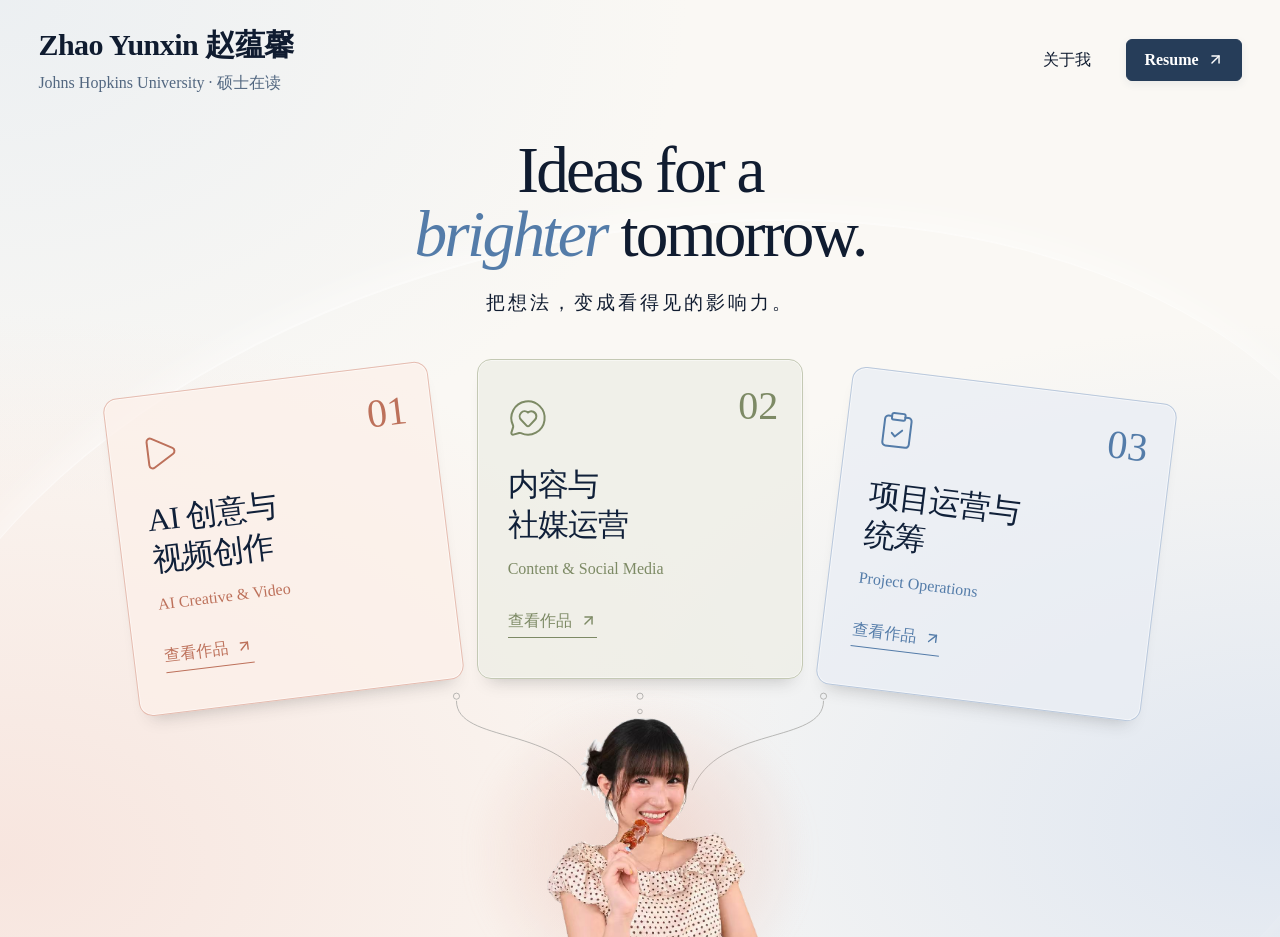
<file: index.html>
<!doctype html><html lang="zh-CN"><head><meta charset="UTF-8"/><meta name="viewport" content="width=device-width, initial-scale=1.0"/><meta name="description" content="赵蕴馨个人作品集 · AI创意与视频创作、内容与社媒运营、项目运营与统筹"/><title>赵蕴馨 | Creative mind, real impact</title>  <script type="module" crossorigin src="/assets/index-CoNy8kFu.js"></script>
  <link rel="stylesheet" crossorigin href="/assets/index-K0wOfMpw.css">
</head><body><div id="root"></div></body></html>
</file>
<file: assets/index-K0wOfMpw.css>
/*! tailwindcss v4.2.1 | MIT License | https://tailwindcss.com */
@layer properties{@supports (((-webkit-hyphens:none)) and (not (margin-trim:inline))) or ((-moz-orient:inline) and (not (color:rgb(from red r g b)))){:root,:host{--shimmer-angle:20deg}*,:before,:after,::backdrop{--tw-animation-delay:0s;--tw-animation-direction:normal;--tw-animation-duration:initial;--tw-animation-fill-mode:none;--tw-animation-iteration-count:1;--tw-enter-blur:0;--tw-enter-opacity:1;--tw-enter-rotate:0;--tw-enter-scale:1;--tw-enter-translate-x:0;--tw-enter-translate-y:0;--tw-exit-blur:0;--tw-exit-opacity:1;--tw-exit-rotate:0;--tw-exit-scale:1;--tw-exit-translate-x:0;--tw-exit-translate-y:0;--scroll-fade-t:0px;--scroll-fade-b:0px;--scroll-fade-s:0px;--scroll-fade-e:0px;--scroll-fade-mask:initial;--shimmer-image:initial;--shimmer-text-fill:initial}}}@layer theme{:root,:host{--font-sans:ui-sans-serif, system-ui, sans-serif, "Apple Color Emoji", "Segoe UI Emoji", "Segoe UI Symbol", "Noto Color Emoji";--font-mono:ui-monospace, SFMono-Regular, Menlo, Monaco, Consolas, "Liberation Mono", "Courier New", monospace;--default-font-family:var(--font-sans);--default-mono-font-family:var(--font-mono)}}@layer base{*,:after,:before,::backdrop{box-sizing:border-box;border:0 solid;margin:0;padding:0}::file-selector-button{box-sizing:border-box;border:0 solid;margin:0;padding:0}html,:host{-webkit-text-size-adjust:100%;tab-size:4;line-height:1.5;font-family:var(--default-font-family,ui-sans-serif, system-ui, sans-serif, "Apple Color Emoji", "Segoe UI Emoji", "Segoe UI Symbol", "Noto Color Emoji");font-feature-settings:var(--default-font-feature-settings,normal);font-variation-settings:var(--default-font-variation-settings,normal);-webkit-tap-highlight-color:transparent}hr{height:0;color:inherit;border-top-width:1px}abbr:where([title]){-webkit-text-decoration:underline dotted;text-decoration:underline dotted}h1,h2,h3,h4,h5,h6{font-size:inherit;font-weight:inherit}a{color:inherit;-webkit-text-decoration:inherit;-webkit-text-decoration:inherit;-webkit-text-decoration:inherit;-webkit-text-decoration:inherit;text-decoration:inherit}b,strong{font-weight:bolder}code,kbd,samp,pre{font-family:var(--default-mono-font-family,ui-monospace, SFMono-Regular, Menlo, Monaco, Consolas, "Liberation Mono", "Courier New", monospace);font-feature-settings:var(--default-mono-font-feature-settings,normal);font-variation-settings:var(--default-mono-font-variation-settings,normal);font-size:1em}small{font-size:80%}sub,sup{vertical-align:baseline;font-size:75%;line-height:0;position:relative}sub{bottom:-.25em}sup{top:-.5em}table{text-indent:0;border-color:inherit;border-collapse:collapse}:-moz-focusring{outline:auto}progress{vertical-align:baseline}summary{display:list-item}ol,ul,menu{list-style:none}img,svg,video,canvas,audio,iframe,embed,object{vertical-align:middle;display:block}img,video{max-width:100%;height:auto}button,input,select,optgroup,textarea{font:inherit;font-feature-settings:inherit;font-variation-settings:inherit;letter-spacing:inherit;color:inherit;opacity:1;background-color:#0000;border-radius:0}::file-selector-button{font:inherit;font-feature-settings:inherit;font-variation-settings:inherit;letter-spacing:inherit;color:inherit;opacity:1;background-color:#0000;border-radius:0}:where(select:is([multiple],[size])) optgroup{font-weight:bolder}:where(select:is([multiple],[size])) optgroup option{padding-inline-start:20px}::file-selector-button{margin-inline-end:4px}::placeholder{opacity:1}@supports (not ((-webkit-appearance:-apple-pay-button))) or (contain-intrinsic-size:1px){::placeholder{color:currentColor}@supports (color:color-mix(in lab, red, red)){::placeholder{color:color-mix(in oklab, currentcolor 50%, transparent)}}}textarea{resize:vertical}::-webkit-search-decoration{-webkit-appearance:none}::-webkit-date-and-time-value{min-height:1lh;text-align:inherit}::-webkit-datetime-edit{display:inline-flex}::-webkit-datetime-edit-fields-wrapper{padding:0}::-webkit-datetime-edit{padding-block:0}::-webkit-datetime-edit-year-field{padding-block:0}::-webkit-datetime-edit-month-field{padding-block:0}::-webkit-datetime-edit-day-field{padding-block:0}::-webkit-datetime-edit-hour-field{padding-block:0}::-webkit-datetime-edit-minute-field{padding-block:0}::-webkit-datetime-edit-second-field{padding-block:0}::-webkit-datetime-edit-millisecond-field{padding-block:0}::-webkit-datetime-edit-meridiem-field{padding-block:0}::-webkit-calendar-picker-indicator{line-height:1}:-moz-ui-invalid{box-shadow:none}button,input:where([type=button],[type=reset],[type=submit]){appearance:button}::file-selector-button{appearance:button}::-webkit-inner-spin-button{height:auto}::-webkit-outer-spin-button{height:auto}[hidden]:where(:not([hidden=until-found])){display:none!important}}@layer components,utilities;@property --tw-animation-delay{syntax:"*";inherits:false;initial-value:0s}@property --tw-animation-direction{syntax:"*";inherits:false;initial-value:normal}@property --tw-animation-duration{syntax:"*";inherits:false}@property --tw-animation-fill-mode{syntax:"*";inherits:false;initial-value:none}@property --tw-animation-iteration-count{syntax:"*";inherits:false;initial-value:1}@property --tw-enter-blur{syntax:"*";inherits:false;initial-value:0}@property --tw-enter-opacity{syntax:"*";inherits:false;initial-value:1}@property --tw-enter-rotate{syntax:"*";inherits:false;initial-value:0}@property --tw-enter-scale{syntax:"*";inherits:false;initial-value:1}@property --tw-enter-translate-x{syntax:"*";inherits:false;initial-value:0}@property --tw-enter-translate-y{syntax:"*";inherits:false;initial-value:0}@property --tw-exit-blur{syntax:"*";inherits:false;initial-value:0}@property --tw-exit-opacity{syntax:"*";inherits:false;initial-value:1}@property --tw-exit-rotate{syntax:"*";inherits:false;initial-value:0}@property --tw-exit-scale{syntax:"*";inherits:false;initial-value:1}@property --tw-exit-translate-x{syntax:"*";inherits:false;initial-value:0}@property --tw-exit-translate-y{syntax:"*";inherits:false;initial-value:0}@property --scroll-fade-t{syntax:"<length-percentage>";inherits:false;initial-value:0}@property --scroll-fade-b{syntax:"<length-percentage>";inherits:false;initial-value:0}@property --scroll-fade-s{syntax:"<length-percentage>";inherits:false;initial-value:0}@property --scroll-fade-e{syntax:"<length-percentage>";inherits:false;initial-value:0}@property --scroll-fade-mask{syntax:"*";inherits:false}@property --shimmer-angle{syntax:"<angle>";inherits:true;initial-value:20deg}@property --shimmer-image{syntax:"*";inherits:false}@property --shimmer-text-fill{syntax:"*";inherits:false}@media (prefers-reduced-motion:reduce){.shimmer{-webkit-text-fill-color:currentColor;background-image:none;animation:none}}:root,.dark{--background:#faf8f5;--foreground:#101c30;--muted:#eeecee;--muted-foreground:#626773;--border:#d9dce2;--ring:#778caa;--lightningcss-light:initial;--lightningcss-dark: ;color-scheme:light}*{box-sizing:border-box}body{color:var(--foreground);background:var(--background);margin:0;font-family:Arial,PingFang SC,sans-serif}a{color:inherit;text-decoration:none}button{font:inherit;cursor:pointer}a:focus-visible,button:focus-visible{outline-offset:5px;outline:3px solid #567daf}.home{background:radial-gradient(at 12% 93%,#fadbd880,#0000 38%),radial-gradient(at 87% 98%,#d6e2f0bb,#0000 35%),radial-gradient(at 0 4%,#e4e8f3,#0000 45%),#faf8f5;min-height:100vh;position:relative;overflow:hidden}.header{z-index:3;align-items:center;gap:26px;padding:25px 5%;display:flex;position:relative}.brand{white-space:nowrap;font-family:Georgia,serif;font-size:28px;font-weight:700}.brand span{font-size:24px}.brand-note{letter-spacing:3px;border-left:1px solid #85909e;padding-left:24px;font-size:10px;line-height:1.7}.header nav{gap:30px;margin:auto;font-size:14px;display:flex}.header nav span,.resume{opacity:.65}.active{border-bottom:1px solid;padding-bottom:6px}.resume{border:1px solid;border-radius:30px;padding:10px 24px;font-size:14px}.languages{white-space:nowrap;font-size:14px}.home-main{grid-template-columns:25% 75%;gap:10px;padding:45px 5% 0;display:grid}.eyebrow{letter-spacing:4px;margin:0 0 12px;font-size:11px}.intro h1{letter-spacing:-2.8px;margin:0;font-family:Georgia,serif;font-size:clamp(48px,4.6vw,76px);line-height:.94}.intro h1 em{color:#9baac2}.slogan{letter-spacing:3px;white-space:nowrap;margin-top:22px;font-size:17px}.hand{font-family:Bradley Hand,Kaiti SC,cursive;font-size:28px;font-weight:400;line-height:1.3}.chinese{margin:36px 0 15px;transform:rotate(-7deg)}.english{margin:25px 0 0 26px;font-size:25px;transform:rotate(-9deg)}.directions{grid-template-columns:repeat(4,1fr);align-items:start;gap:14px;display:grid}.direction{text-align:center;border:2px solid #ffffffc9;border-radius:30% 42% 52% 30%/20% 32% 40%;min-height:365px;padding:37px 10px 24px;transition:transform .3s,box-shadow .3s;position:relative}.direction.d0:hover{transform:translateY(-8px);box-shadow:0 16px 50px #ebc5cd55}.d0{--blob:#f0a9b97a;background:#fff0f27a}.d1{--blob:#8fe0c77a;background:#effbf680}.d2{--blob:#a2c9fa7a;background:#f0f4ff99}.d3{--blob:#ffdd817a;background:#fff9e980}.number{font:22px Georgia,serif;position:absolute;top:22px;left:24px}.icon-blob{background:var(--blob);width:90px;height:85px;box-shadow:0 0 0 15px var(--blob);border-radius:38% 54% 38% 48%;place-items:center;margin:10px auto 24px;display:grid}@supports (color:color-mix(in lab, red, red)){.icon-blob{box-shadow:0 0 0 15px color-mix(in srgb,var(--blob),transparent 60%)}}.direction h2{letter-spacing:-1px;margin:0 0 10px;font:700 clamp(20px,1.85vw,29px)/1.02 Georgia,serif}.direction h3{margin:0;font-size:19px;font-weight:500}.direction p{color:#62656b;margin:20px 0;font-size:14px;line-height:1.4}.circle{border:1.5px solid;border-radius:50%;place-items:center;width:36px;height:36px;margin:auto;display:grid}.bottom-scene{pointer-events:none;height:280px;margin-top:-50px;position:relative}.portrait{width:300px;position:absolute;top:-12px;left:40%}.greeting{font-size:26px;position:absolute;top:95px;left:29%;transform:rotate(-13deg)}.purpose{font-size:27px;position:absolute;top:135px;right:15%;transform:rotate(-14deg)}.small-manifesto{font-size:12px;line-height:1.6;position:absolute;bottom:15px;left:5%}.portfolio{max-width:1320px;margin:auto;padding:0 5% 60px}.back{align-items:center;gap:9px;margin:30px 0;font-size:14px;display:inline-flex}.work-intro{border-bottom:1px solid var(--border);grid-template-columns:1fr 1fr;gap:60px;padding:30px 0 40px;display:grid}.work-intro h1{letter-spacing:-2px;margin:10px 0;font:60px/1.04 Georgia,serif}.work-intro h1 em{color:#a67483}.internship{align-self:center}.internship h2{margin:8px 0;font-size:22px}.internship p{color:#666b75;font-size:15px;line-height:1.7}.stats{gap:35px;margin-top:24px;display:flex}.stats strong{font:38px Georgia,serif;display:block}.stats span{color:#646976;font-size:12px}.work-tabs{flex-wrap:wrap;background:0 0!important;justify-content:flex-start!important;gap:10px!important;height:auto!important;margin:32px 0!important}.work-tabs button{border:1px solid #d9dce2;border-radius:30px;flex:none;height:auto;padding:10px 18px;font-size:14px}.work-tabs button[data-active]{color:#fff;background:#17263b}.video-grid{grid-template-columns:repeat(3,minmax(0,1fr));gap:32px 24px;display:grid}.video-card{min-width:0}.video-card video{object-fit:contain;background:#17202c;border-radius:16px;width:100%;height:380px;display:block}.video-card h3{margin:15px 0 7px;font-size:18px;font-weight:500}.video-card p{color:#69717c;margin:0;font-size:13px}.work-footer{color:#717985;letter-spacing:2px;padding-top:50px;font-size:12px}.video-error{color:#92353e;padding:10px;font-size:14px}.video-card[hidden]{display:none}@media (width>=1500px){.home-main{padding-top:60px}.direction{min-height:395px}.bottom-scene{height:330px}.portrait{width:335px}}@media (width<=1000px){.brand-note,.languages{display:none}.header{gap:16px}.header nav{gap:18px}.home-main{grid-template-columns:1fr}.intro h1{font-size:60px}.intro{margin-bottom:30px}.intro h1 br{display:none}.intro h1{max-width:700px;line-height:1.05}.intro h1 em{margin:0 10px}.hand.chinese,.hand.english{display:none}.bottom-scene{height:310px;margin-top:25px}.portrait{width:260px;left:35%}.greeting{left:13%}.purpose{font-size:22px;right:5%}.work-intro{gap:25px}.video-grid{grid-template-columns:repeat(2,minmax(0,1fr))}}@media (width<=600px){.header{flex-wrap:wrap;padding:22px 6%}.brand{font-size:24px}.brand span{font-size:20px}.header nav{gap:25px;margin:0}.resume{display:none}.home-main{padding:25px 6% 0}.intro h1{letter-spacing:-2px;font-size:49px}.slogan{letter-spacing:1px;white-space:normal;font-size:14px}.directions{grid-template-columns:1fr 1fr;gap:12px}.direction{min-height:330px;padding:35px 8px 20px}.direction h2{font-size:22px}.direction h3{font-size:16px}.icon-blob{width:70px;height:65px}.direction p{font-size:13px}.bottom-scene{height:310px}.portrait{width:240px;left:22%}.greeting{font-size:21px;top:25px;left:5%}.purpose{font-size:18px;top:220px;right:4%}.small-manifesto{display:none}.work-intro{grid-template-columns:1fr;gap:20px;padding-top:0}.work-intro h1{font-size:48px}.stats{gap:24px}.stats strong{font-size:34px}.video-grid{grid-template-columns:1fr}.video-card video{height:440px}.work-tabs button{padding:9px 13px}.portfolio{padding:0 6% 40px}}.landing{background:radial-gradient(at 0 92%,#f4cfc575,#0000 45%),radial-gradient(at 100% 88%,#cbd9ee90,#0000 43%),radial-gradient(at 0 0,#dee7f080,#0000 38%),#faf8f4;min-height:100svh;position:relative;overflow:hidden}.landing:before{content:"";pointer-events:none;border-top:2px solid #ffffff80;border-radius:50%;position:absolute;inset:25% -10% -30%;transform:rotate(-12deg);box-shadow:0 -14px 32px #ffffff60}.masthead{z-index:2;justify-content:space-between;align-items:center;padding:25px 3%;display:flex;position:relative}.identity strong{letter-spacing:-.5px;font:700 30px Georgia,Songti SC,serif;display:block}.identity small{color:#526780;margin-top:7px;font:16px Georgia,Songti SC,serif;display:block}.masthead nav{align-items:center;gap:35px;font-size:16px;display:flex}.masthead nav button{color:inherit;background:0 0;border:0}.masthead nav .resume-button{color:#fff;background:#263d59;border:1px solid #263d59;border-radius:6px;align-items:center;gap:8px;padding:11px 17px;font:700 16px Georgia,serif;display:flex;box-shadow:0 3px 9px #263d5914}.hero-title{text-align:center;margin:20px auto 30px;position:relative}.hero-title h1{letter-spacing:-2.7px;margin:0;font:400 clamp(48px,5.1vw,84px)/.98 Georgia,Times New Roman,serif}.hero-title em{color:#547ca9;font-weight:400}.hero-title p{letter-spacing:3px;margin:22px 0 0;font-family:Songti SC,serif;font-size:clamp(16px,1.45vw,23px)}.idea-stage{max-width:1100px;height:590px;margin:0 auto;position:relative}.idea-cards{z-index:2;grid-template-columns:repeat(3,1fr);gap:30px;padding:12px 30px 0;display:grid;position:relative}.idea-card{text-align:left;border:1px solid var(--edge);background:var(--surface);color:#102039;cursor:pointer;border-radius:14px;height:320px;padding:38px 30px 26px;transition:transform .25s,box-shadow .25s;display:block;position:relative;box-shadow:0 13px 17px -12px #33333345,inset 0 0 0 1px #ffffff70}.idea-0{--edge:#e5bcb0;--surface:#fcf0e9bb;--accent:#bd715b;transform:translateY(20px)rotate(-7deg)}.idea-1{--edge:#c4c9b4;--surface:#eeeee5bb;--accent:#7d8a65}.idea-2{--edge:#b9c8dc;--surface:#e9edf4bb;--accent:#547ca9;transform:translateY(25px)rotate(7deg)}.idea-card:hover,.idea-card:focus-visible{transform:translateY(-6px)rotate(0);box-shadow:0 20px 32px -18px #31425b60}.card-index{color:var(--accent);font:40px Georgia,serif;position:absolute;top:22px;right:24px}.card-symbol{color:var(--accent);margin:0 0 27px}.idea-card h2{letter-spacing:-.8px;margin:0 0 15px;font:400 clamp(25px,2.45vw,37px)/1.28 Songti SC,STSong,Georgia,serif}.idea-card p{color:var(--accent);margin:0;font:16px Georgia,serif}.view-work{color:var(--accent);border-bottom:1px solid;align-items:center;gap:8px;margin-top:30px;padding-bottom:4px;font-size:16px;display:inline-flex}.thought-lines{fill:none;stroke:#a5a5a2;stroke-width:1px;width:100%;height:130px;position:absolute;top:340px;left:0}.pose-stack{pointer-events:none;width:240px;height:297px;position:absolute;top:367px;left:50%;transform:translate(-50%)}.pose{opacity:0;background-image:url(/portrait-poses.png);background-repeat:no-repeat;background-size:300% 100%;transition:opacity .2s;position:absolute;inset:0}.pose-0{background-position:0%}.pose-1{background-position:50%}.pose-2{background-position:100%}.pose.visible{opacity:1}.notice{color:#fff;z-index:10;background:#263d59;border-radius:10px;align-items:center;gap:20px;padding:15px 20px;font-size:14px;display:flex;position:fixed;bottom:24px;left:50%;transform:translate(-50%);box-shadow:0 5px 20px #0002}.notice button{color:#fff;background:0 0;border:0;font-size:23px}@media (width>=1400px){.hero-title{margin-top:22px;margin-bottom:34px}.idea-stage{max-width:1130px}.idea-card{height:335px}.pose-stack{top:385px}.thought-lines{top:355px}}@media (width<=750px){.masthead{align-items:flex-start;padding:22px 5%}.identity strong{font-size:22px}.identity small{max-width:240px;font-size:12px;line-height:1.5}.masthead nav{gap:12px}.masthead nav>a,.masthead nav>button:not(.resume-button){display:none}.masthead nav .resume-button{padding:9px 11px;font-size:14px}.hero-title{margin:25px 15px 28px}.hero-title h1{letter-spacing:-1.8px;font-size:clamp(40px,8.6vw,62px)}.hero-title p{letter-spacing:1px;font-size:15px}.idea-stage{height:470px}.idea-cards{gap:10px;padding:12px 17px}.idea-card{border-radius:10px;height:240px;padding:28px 13px 15px}.idea-card h2{letter-spacing:-.6px;font-size:21px}.idea-card p{font-size:12px;line-height:1.4}.card-index{font-size:25px;top:15px;right:13px}.card-symbol{width:26px;height:26px;margin-bottom:24px}.view-work{gap:3px;margin-top:22px;font-size:12px}.idea-0{transform:translateY(14px)rotate(-4deg)}.idea-2{transform:translateY(14px)rotate(4deg)}.thought-lines{height:90px;top:255px}.pose-stack{width:180px;height:223px;top:292px}.notice{width:90%}}@media (prefers-reduced-motion:reduce){.idea-card,.pose{transition:none}}.social-page{max-width:1200px;margin:auto;padding:0 5% 65px}.social-header{border-bottom:1px solid #deded5;justify-content:space-between;align-items:center;margin-bottom:40px;padding:28px 0;display:flex}.social-header a:first-child{font:24px Georgia,Songti SC,serif}.social-header a:last-child{color:#64716f;font-size:14px}.social-page>h1{margin:0 0 10px;font:600 42px Songti SC,serif}.social-kicker{letter-spacing:3px;margin:0 0 26px;font:14px Georgia,serif}.social-tabs{border-bottom:1px solid #deded5;margin-bottom:25px;justify-content:flex-start!important;gap:25px!important;width:100%!important;height:auto!important;padding:0!important}.social-tabs button{flex:none;height:auto;padding:13px 5px;font-size:16px}.social-tabs button[data-active]{color:#276043}.social-intro{margin:20px 0;font-size:16px}.social-cases{gap:24px;display:grid}.social-case{background:#fff5;border:1px solid #deded5;border-radius:14px;grid-template-columns:32% 1fr;align-items:center;gap:28px;padding:22px;display:grid}.social-case>img{border-radius:8px;width:100%;height:auto}.social-case h2{margin:0 0 12px;font:600 27px Songti SC,serif}.social-case p{margin:10px 0;font-size:16px;line-height:1.7}.social-case .social-role{color:#276043;font-size:14px}.social-metrics{border:1px solid #deded5;border-radius:8px;margin:16px 0 10px;padding:12px 18px}.social-metrics>span{color:#276043;font-size:14px}.social-metrics>div{grid-template-columns:1fr 1fr;margin-top:8px;display:grid}.social-metrics p{text-align:center;margin:0;font-size:14px}.social-metrics p+p{border-left:1px solid #deded5}.social-metrics strong{font:30px/1.4 Georgia,serif;display:block}.social-case small{color:#737872;font-size:12px;line-height:1.6;display:block}.documents-heading{margin-top:25px;font:600 28px Songti SC,serif}.document-grid{grid-template-columns:1fr 1fr;gap:24px;display:grid}.document-card{background:#ffffff60;border:1px solid #deded5;border-radius:12px;padding:16px}.document-card header{justify-content:space-between;align-items:center;gap:10px;margin-bottom:15px;display:flex}.document-card h3{margin:0;font-size:18px}.document-card header span{color:#747970;font-size:12px}.document-card object{background:#eeefea;border:1px solid #e1e1dc;width:100%;height:370px;display:block}.document-card>a{text-align:center;color:#276043;padding:18px 0 4px;font-size:15px;display:block}.document-note{color:#747970;text-align:center;margin-top:25px;font-size:13px}@media (width<=650px){.social-page>h1{font-size:32px}.social-header a:first-child{font-size:20px}.social-case{grid-template-columns:1fr;gap:20px;padding:17px}.social-case>img{object-fit:contain;max-height:260px}.social-case h2{font-size:25px}.document-grid{grid-template-columns:1fr}.document-card object{height:310px}}.part-heading{padding:10px 0 20px}.part-heading h1{margin:10px 0;font:42px Songti SC,serif}.part-heading>p:last-child{color:#617187;font:18px Georgia,serif}.major-tabs{margin:8px 0 24px;background:#e9edf2!important;border-radius:12px!important;height:auto!important;padding:5px!important}.major-tabs button{height:auto;padding:12px 26px;font-size:17px}.major-tabs button[data-active]{color:#fff;background:#263d59}.editing-note{color:#536277;font-size:16px}.editing-grid{grid-template-columns:repeat(2,minmax(0,1fr))}.editing-grid video{aspect-ratio:16/10;height:auto}.personal-metrics{grid-template-columns:repeat(4,1fr);gap:12px;margin:24px 0;display:grid}.personal-metrics p{margin:0;font-size:13px;line-height:1.5}.personal-metrics strong{color:#496542;margin-bottom:9px;font:30px Georgia,serif;display:block}.content-flow{color:#53604e;background:#eeeee8;border-radius:8px;padding:15px;font-size:14px;line-height:1.6}.content-examples{grid-template-columns:repeat(3,1fr);gap:18px;display:grid}.content-examples article{text-align:center;background:#fff7;border:1px solid #deded5;border-radius:12px;padding:20px}.content-examples h3{margin:0 0 18px;font:22px Songti SC,serif}.content-examples img{object-fit:contain;width:100%;height:230px}.content-examples p{color:#71776d;font-size:14px}.content-examples a{color:#285a42;font-size:15px}.article-links{flex-direction:column;justify-content:center;gap:25px;height:230px;display:flex}.article-links a{background:#eef3ec;border-radius:8px;padding:22px}.pose-halo{filter:blur(9px);z-index:-1;background:radial-gradient(#eab2a177,#0000 68%);border-radius:50%;animation:.65s ease-out pose-pop;position:absolute;inset:-8% -24% -2%}.glow-1 .pose-halo{background:radial-gradient(#93c2a488,#0000 68%)}.glow-2 .pose-halo{background:radial-gradient(#8dafe499,#0000 68%)}@keyframes pose-pop{0%{opacity:.25;transform:scale(.65)}45%{opacity:1;transform:scale(1.12)}to{opacity:.8;transform:scale(1)}}@media (prefers-reduced-motion:reduce){.pose-halo{animation:none}}@media (width<=650px){.editing-grid,.content-examples{grid-template-columns:1fr}.personal-metrics{grid-template-columns:1fr 1fr;gap:20px}.part-heading h1{font-size:32px}}.social-case:nth-child(2){grid-template-columns:1fr}.social-case:nth-child(2)>img{display:none}.operations-page{--ink:#102b57;--accent:#c76143;--line:#bdc9d7;--paper:#fbf8f1;background:linear-gradient(90deg,#dfe8f14f 1px,transparent 1px) 0 0/88px 100%,var(--paper);max-width:1400px;color:var(--ink);margin:auto;padding:0 4% 90px}.operations-nav{border-bottom:1px solid var(--ink);justify-content:space-between;padding:25px 0;font-size:14px;display:flex}.operations-nav a:first-child{font:22px Georgia,Songti SC,serif}.operations-nav a:last-child{color:#566b87}.operations-hero{border-bottom:1px solid var(--line);padding:54px 0 42px}.operations-hero>p,.section-number{letter-spacing:2px;color:var(--accent);margin:0 0 12px;font:12px Georgia,serif}.operations-hero h1{letter-spacing:-2px;margin:0;font:62px/1 Songti SC,Georgia,serif}.operations-hero>span{letter-spacing:2px;color:#647898;margin-top:11px;font:18px Georgia,serif;display:block}.operations-hero nav{flex-wrap:wrap;gap:20px;margin-top:32px;font-size:14px;display:flex}.operations-hero nav a{border-bottom:1px solid #a9b4c3;padding-bottom:5px}.case-section{border-bottom:1px solid var(--line);padding:78px 0}.case-intro{grid-template-columns:1.02fr 1fr;align-items:end;gap:45px;display:grid}.case-intro h2,.support-case>h2{letter-spacing:-2px;margin:0;font:54px/1.05 Songti SC,Georgia,serif}.case-intro h3{margin:14px 0 13px;font:27px Songti SC,serif}.case-meta{color:#536b8a;margin:0;font:16px Georgia,Songti SC,serif}.case-copy{color:#40516a;max-width:550px;margin:20px 0 0;line-height:1.75}.case-metrics{border-top:1px solid var(--line);border-bottom:1px solid var(--line);grid-template-columns:1.35fr repeat(3,1fr);gap:0;padding:18px 0;display:grid}.case-metrics p{border-left:1px solid var(--line);margin:0;padding:0 14px}.case-metrics p:first-child{border-left:0;padding-left:0}.case-metrics strong{color:var(--accent);font:42px Georgia,serif;display:block}.case-metrics span,.case-metrics small{font-size:13px;line-height:1.4;display:block}.case-metrics small{color:#647898;margin-top:5px}.dream-workbench,.union-workbench{border:1px solid var(--line);grid-template-columns:1.05fr 1fr;gap:54px;margin-top:38px;padding:28px;display:grid}.dream-workbench h3,.union-workbench h3{margin:0 0 18px;font:22px Songti SC,serif}.timeline p{border-top:1px solid #d5dbe2;grid-template-columns:70px 1fr;align-items:center;gap:7px;margin:0;padding:13px 0;display:grid;position:relative}.timeline p:last-child{border-bottom:1px solid #d5dbe2}.timeline b{font-size:13px}.timeline span{font:18px Songti SC,serif}.timeline i{background:#d58a6d;border-radius:10px;height:8px;position:absolute;left:165px;right:15px}.timeline .phase-two{background:#d9b477;left:215px}.timeline .phase-three{background:#80a2b9;left:275px}.timeline .phase-four{background:#26578f;left:330px}.execution-path>div{border-top:1px solid #d5dbe2;grid-template-columns:42px 1fr;align-items:start;gap:12px;padding:11px 0;display:grid}.execution-path>div:last-child{border-bottom:1px solid #d5dbe2}.execution-path>div>b{background:var(--ink);color:#fff;border-radius:50%;place-items:center;width:30px;height:30px;font:13px Georgia,serif;display:grid}.execution-path p{margin:0}.execution-path strong,.execution-path span{display:block}.execution-path span{color:#5f6b7c;margin-top:3px;font-size:13px;line-height:1.55}.case-gallery{grid-template-columns:1.5fr 1.4fr 1.35fr;gap:20px;margin-top:28px;display:grid}.case-gallery figure{margin:0}.case-gallery img{object-fit:cover;width:100%;height:250px;display:block}.case-gallery figure:first-child img{object-position:center}.case-gallery figcaption{margin-top:12px;font:19px Songti SC,serif}.union-metrics{grid-template-columns:repeat(3,1fr)}.union-metrics p:last-child{display:block}.union-workbench{grid-template-columns:1fr 1.15fr}.org-chart{border-right:1px solid var(--line);padding-right:32px}.org-grid{text-align:center;grid-template-columns:1fr 1fr;align-items:center;gap:24px;display:grid}.org-grid b{border:1px solid #7890ae;padding:12px 8px;font:16px Songti SC,serif}.org-grid strong{background:var(--ink);color:#fff;border-radius:50%;grid-area:2/1/auto/3;place-items:center;width:100px;height:100px;margin:auto;font:20px Songti SC,serif;display:grid}.support-case{padding-bottom:0}.support-lead{color:#536b8a;margin:12px 0 40px;font-size:17px}.support-columns{border-top:1px solid var(--line);grid-template-columns:1fr 1fr;gap:55px;padding-top:30px;display:grid}.support-columns article+article{border-left:1px solid var(--line);padding-left:55px}.support-columns h3{margin:0;font:32px Songti SC,serif}.support-columns h4{margin:18px 0;font:22px Songti SC,serif}.support-columns dl{margin:0}.support-columns dl>div{border-top:1px solid var(--line);padding:17px 0}.support-columns dt{font:20px Songti SC,serif}.support-columns dd{color:#5f6b7c;margin:8px 0 0;font-size:14px;line-height:1.6}.feishu-stats{border-top:1px solid var(--line);grid-template-columns:repeat(3,1fr);margin-top:20px;display:grid}.feishu-stats b{color:var(--accent);border-left:1px solid var(--line);padding:14px 9px;font:34px Georgia,serif}.feishu-stats b:first-child{border-left:0;padding-left:0}.feishu-stats span{color:#45566f;margin-top:4px;font:12px/1.45 Arial,PingFang SC,sans-serif;display:block}.support-footer{text-align:center;border-top:1px solid var(--ink);letter-spacing:7px;margin:58px 0 0;padding:22px;font:17px Songti SC,serif}@media (width<=760px){.operations-page{background-size:54px 100%;padding:0 5% 50px}.operations-hero{padding:38px 0}.operations-hero h1,.case-intro h2,.support-case>h2{font-size:42px}.case-intro,.dream-workbench,.union-workbench,.support-columns{grid-template-columns:1fr;gap:25px}.case-metrics{grid-template-columns:repeat(2,1fr)}.case-metrics strong{font-size:30px}.case-metrics span,.case-metrics small{font-size:11px}.dream-workbench,.union-workbench{padding:18px}.timeline i{left:145px}.timeline .phase-two{left:180px}.timeline .phase-three{left:215px}.timeline .phase-four{left:250px}.case-gallery{grid-template-columns:1fr;gap:22px}.case-gallery img{height:230px}.org-chart{border-right:0;border-bottom:1px solid var(--line);padding:0 0 25px}.support-columns article+article{border-left:0;border-top:1px solid var(--line);padding:30px 0 0}.support-footer{letter-spacing:3px;font-size:14px}.operations-hero nav{gap:12px}}.operations-screen{min-height:100svh;padding-bottom:28px;overflow:hidden}.operations-screen-title{padding:28px 0 16px}.operations-screen-title>p{letter-spacing:2px;color:var(--accent);margin:0 0 8px;font:12px Georgia,serif}.operations-screen-title h1{margin:0;font:48px/1 Songti SC,Georgia,serif}.operations-screen-title>span{letter-spacing:2px;color:#647898;margin-top:7px;font:16px Georgia,serif;display:block}.operations-tabs{border-bottom:1px solid var(--line);grid-template-columns:repeat(3,1fr);gap:10px;padding:0 0 17px;display:grid}.operations-tabs button{color:var(--ink);text-align:left;background:#f7f4ee;border:1px solid #b9c6d3;min-height:56px;padding:11px 15px;font:18px Songti SC,serif;transition:background .2s,color .2s}.operations-tabs button i{color:var(--accent);margin-right:12px;font:15px Georgia,serif;display:inline-block}.operations-tabs button.is-active{background:var(--ink);color:#fff;border-color:var(--ink)}.operation-case{padding:24px 0 0}.operation-case-head{justify-content:space-between;align-items:end;gap:45px;display:flex}.operation-case-head h1{letter-spacing:-1px;margin:0;font:42px/1 Songti SC,Georgia,serif}.operation-case-head h2{margin:9px 0;font:21px Songti SC,serif}.case-summary{color:#40516a;max-width:440px;margin:0 0 2px;font-size:14px;line-height:1.7}.operations-screen .case-metrics{margin-top:17px;padding:12px 0}.operations-screen .case-metrics strong{font-size:32px}.operations-screen .case-metrics span,.operations-screen .case-metrics small{font-size:11px}.operation-grid{border-top:1px solid var(--line);grid-template-columns:1.05fr .8fr 1.35fr;gap:20px;margin-top:18px;padding-top:18px;display:grid}.compact-timeline h3,.compact-path h3,.compact-org h3{margin:0 0 10px;font:18px Songti SC,serif}.compact-timeline p{border-top:1px solid #d5dbe2;grid-template-columns:58px 1fr;align-items:center;margin:0;padding:9px 0;display:grid;position:relative}.compact-timeline p:last-child{border-bottom:1px solid #d5dbe2}.compact-timeline b{font-size:11px}.compact-timeline span{font:16px Songti SC,serif}.compact-timeline i{background:#d58a6d;border-radius:8px;height:6px;position:absolute;left:135px;right:8px}.compact-timeline .phase-two{background:#d9b477;left:165px}.compact-timeline .phase-three{background:#80a2b9;left:200px}.compact-timeline .phase-four{background:#26578f;left:230px}.compact-path p{border-top:1px solid #d5dbe2;grid-template-columns:34px 1fr;align-items:center;margin:0;padding:9px 0;display:grid}.compact-path p:last-child{border-bottom:1px solid #d5dbe2}.compact-path b{background:var(--ink);color:#fff;border-radius:50%;place-items:center;width:25px;height:25px;font:11px Georgia,serif;display:grid}.compact-path span{font:16px Songti SC,serif}.compact-gallery{grid-template-columns:repeat(3,1fr);gap:10px;display:grid}.compact-gallery figure{min-width:0;margin:0}.compact-gallery img{object-fit:cover;width:100%;height:144px;display:block}.compact-gallery figcaption{white-space:nowrap;text-overflow:ellipsis;margin-top:7px;font:13px Songti SC,serif;overflow:hidden}.union-metrics{max-width:570px;grid-template-columns:repeat(3,1fr)!important}.union-grid{grid-template-columns:1fr .85fr 1.35fr}.compact-org{border-right:1px solid var(--line);padding-right:18px}.compact-org>div{text-align:center;grid-template-columns:1fr 1fr;align-items:center;gap:10px;display:grid}.compact-org b{border:1px solid #7890ae;padding:8px 5px;font:14px Songti SC,serif}.compact-org strong{background:var(--ink);color:#fff;border-radius:50%;grid-column:1/3;place-items:center;width:62px;height:62px;margin:auto;font:16px Songti SC,serif;display:grid}.support-panel .operation-case-head{padding-top:3px}.support-panel .support-columns{gap:40px;padding-top:20px}.support-panel .support-columns article+article{padding-left:40px}.support-panel .support-columns h2{font-size:28px}.support-panel .support-columns h3{margin:14px 0;font-size:20px}.support-panel .support-columns dl>div{padding:11px 0}.support-panel .support-columns dt{font-size:17px}.support-panel .support-columns dd{margin-top:4px;font-size:13px}.support-panel .feishu-stats{margin-top:12px}.support-panel .feishu-stats b{padding-top:10px;font-size:28px}.support-panel .support-footer{margin-top:25px;padding:15px}@media (width<=760px){.operations-screen{overflow:visible}.operations-screen-title h1{font-size:39px}.operations-tabs{grid-template-columns:1fr;gap:7px}.operation-case-head{display:block}.case-summary{margin-top:14px}.operation-grid{grid-template-columns:1fr}.compact-gallery img{height:135px}.compact-org{border-right:0;border-bottom:1px solid var(--line);padding:0 0 18px}.support-panel .support-columns article+article{padding-left:0}.operations-screen .case-metrics{grid-template-columns:repeat(2,1fr)}}.opv2{color:#09285b;background-color:#fbf8f2;background-image:linear-gradient(#ccd7e544 1px,#0000 1px),linear-gradient(90deg,#ccd7e544 1px,#0000 1px);background-size:100% 76px,76px 100%;min-height:100svh;padding:16px clamp(26px,5vw,76px) 26px;font-family:Songti SC,STSong,Georgia,serif}.opv2 *{box-sizing:border-box}.opv2-tabs{border-bottom:1px solid #143660;justify-content:flex-end;gap:10px;height:35px;display:flex}.opv2-tabs button{color:#18365f;letter-spacing:.5px;background:0 0;border:0;padding:5px 12px;font:14px Georgia,Songti SC,serif}.opv2-tabs button.on{color:#fff;background:#0c2b5e}.opv2-case{max-width:1400px;margin:0 auto}.opv2 h1{letter-spacing:3px;margin:0;font:700 clamp(38px,4.1vw,70px)/1.03 Songti SC,STSong,serif}.opv2 h2{letter-spacing:2px;margin:13px 0;font:700 clamp(20px,2vw,31px)/1.25 Songti SC,STSong,serif}.orange-rule{letter-spacing:1px;border-left:4px solid #d86234;padding-left:13px;font-size:17px;margin:20px 0!important}.dream-v2{padding-top:25px}.dream-v2-top{grid-template-columns:40% 1fr;align-items:center;gap:35px;display:grid}.dream-v2-intro>p:last-child{color:#334a6b;border-top:1px solid #bfc5ca;margin:0;padding-top:16px;font-size:15px;line-height:1.62}.dream-v2-strip{grid-template-columns:repeat(5,1fr);gap:8px;height:180px;display:grid}.dream-v2-strip img{object-fit:cover;width:100%;height:100%;display:block}.dream-v2-stats{border-top:1px solid #cbd0d4;border-bottom:1px solid #cbd0d4;grid-template-columns:1.65fr .9fr .9fr 1.05fr;margin:18px 0;padding:19px 0;display:grid}.dream-v2-stats p{border-left:1px solid #c5c9cd;align-items:center;gap:14px;margin:0;padding:0 25px;display:flex}.dream-v2-stats p:first-child{border:0;padding-left:0}.dream-v2-stats i{color:#09285b;background:#f0dfc5;border-radius:50%;place-items:center;width:54px;height:54px;font-size:28px;font-style:normal;display:grid}.dream-v2-stats b{letter-spacing:-2px;font:46px Georgia,serif}.dream-v2-stats span{white-space:nowrap;font-size:18px}.dream-v2-stats small{margin-top:7px;font-size:16px;display:block}.dream-v2-work{border:1px solid #c4c9ce;grid-template-columns:1.08fr 1fr;margin-top:12px;padding:17px 25px;display:grid}.dream-v2-work h3,.union-v2-work h3{letter-spacing:2px;margin:0 0 12px;font-size:19px}.gantt{border-right:1px solid #c4c9ce;padding-right:30px}.gantt-head,.gantt-row{grid-template-columns:70px 150px repeat(8,1fr);min-height:31px;display:grid}.gantt-head>*{border:1px solid #ced2d5;border-right:0;place-items:center;font-size:12px;font-weight:400;display:grid}.gantt-head>:last-child{border-right:1px solid #ced2d5}.gantt-row{position:relative}.gantt-row>b,.gantt-row>span{border-bottom:1px solid #ced2d5;border-left:1px solid #ced2d5;padding:5px 6px;font-size:12px;font-weight:400;line-height:1.2}.gantt-row>span{color:#52617a;border-right:1px solid #ced2d5;grid-column:2/11;padding-left:10px}.gantt-row i{background:#df8762;border-radius:10px;width:24%;height:11px;position:absolute;top:10px;left:calc(220px + 2%)}.gantt-row i.two{background:#c89d5b;left:calc(220px + 16%)}.gantt-row i.three{background:#6d9caf;left:calc(220px + 37%)}.gantt-row i.four{background:#1e5b95;left:calc(220px + 63%)}.dream-v2-flow{padding-left:30px}.dream-v2-flow p{grid-template-columns:34px 1fr;gap:11px;margin:8px 0;display:grid}.dream-v2-flow b{color:#fff;background:#09285b;border-radius:50%;place-items:center;width:30px;height:30px;font:13px Georgia,serif;display:grid}.dream-v2-flow strong{margin-bottom:4px;font-size:16px;display:block}.dream-v2-flow span{color:#465978;font-size:12px;line-height:1.35}.dream-v2-gallery{grid-template-columns:1fr 1fr 1fr;gap:24px;margin-top:13px;display:grid}.dream-v2-gallery figure,.union-v2-gallery figure{margin:0}.dream-v2-gallery img{object-fit:cover;width:100%;height:170px;display:block}.dream-v2-gallery figcaption{margin:12px 0 0 16px;font-size:18px}.dream-v2-gallery figcaption:before{content:"—";color:#e16c35;margin-right:16px}.union-v2{padding-top:25px}.union-v2-head{border-bottom:1px solid #93a1b4;grid-template-columns:1fr 1.1fr;gap:35px;padding-bottom:26px;display:grid}.union-v2-head>div:first-child>p:last-child{color:#53627a;max-width:600px;font-size:14px;line-height:1.5}.union-v2-stats{grid-template-columns:repeat(3,1fr);align-items:center;display:grid}.union-v2-stats p{text-align:center;border-left:1px solid #a9b4c1;margin:0}.union-v2-stats b{color:#ca5134;font:56px Georgia,serif;display:block}.union-v2-stats span{font-size:18px}.union-v2-work{border-bottom:1px solid #c5cbd0;grid-template-columns:.94fr 1.06fr;padding:22px 0;display:grid}.union-v2-org{border-right:1px solid #c5cbd0;padding-right:38px}.union-v2-org>div{text-align:center;grid-template-columns:1fr 1fr 1fr;align-items:center;gap:24px 30px;padding:8px 30px;display:grid}.union-v2-org b{border:1px solid #5479a7;padding:12px 6px;font-size:16px;font-weight:400}.union-v2-org .culture{grid-column:1/2}.union-v2-org .learning{grid-column:3/4}.union-v2-org strong{color:#fff;background:#0b2b59;border-radius:50%;grid-area:2/2/auto/3;justify-self:center;place-items:center;width:95px;height:95px;font-size:23px;font-weight:400;display:grid}.union-v2-org .publicity{grid-area:3/1/auto/2}.union-v2-org .secretary{grid-area:3/3/auto/4}.union-v2-flow{padding-left:38px}.union-v2-flow p{border-bottom:1px solid #d0d4d8;grid-template-columns:54px 1fr;gap:16px;margin:0;padding:10px 0;display:grid}.union-v2-flow b{color:#0e3060;font:31px Georgia,serif}.union-v2-flow strong{margin-right:30px;font-size:18px;display:inline-block}.union-v2-flow span{color:#50607a;font-size:12px;line-height:1.4}.union-v2-gallery{grid-template-columns:1.65fr 1.05fr .95fr;gap:22px;margin-top:24px;display:grid}.union-v2-gallery img{object-fit:cover;width:100%;height:310px;display:block}.union-v2-gallery figcaption{text-align:center;margin-top:12px;font-size:18px}.support-v2{padding-top:14px}.support-v2-kicker{border-bottom:1px solid #153861;margin:0;padding-bottom:12px;font:18px Georgia,serif}.support-v2-kicker em{color:#d25c32;font-style:normal}.support-v2 h1{margin-top:42px}.support-v2-lead{margin:15px 0;font-size:19px}.support-v2-columns{grid-template-columns:1fr 1fr;margin-top:15px;display:grid}.support-v2-columns article{padding:15px 50px 0 0}.support-v2-columns article+article{border-left:1px solid #9eacbd;padding-left:55px;padding-right:0}.support-v2-columns h2{letter-spacing:2px;margin:0;font-size:38px}.support-v2-columns article>i{border-top:3px solid #d35e32;width:50px;margin:12px 0 18px;display:block}.support-date{margin:0 0 12px;font:27px Georgia,serif}.support-v2-columns h3{margin:0 0 20px;font-size:25px}.support-item{border-top:1px dashed #9dafc3;grid-template-columns:200px 1fr;gap:20px;margin:0;padding:22px 0;display:grid}.support-item strong{border-left:4px solid #d35e32;padding-left:13px;font-size:21px}.support-item span{color:#3d5272;font-size:14px;line-height:1.65}.support-v2-stats{border-top:1px solid #aab6c4;grid-template-columns:repeat(3,1fr);display:grid}.support-v2-stats p{border-left:1px solid #aab6c4;margin:0;padding:12px}.support-v2-stats p:first-child{border:0;padding-left:0}.support-v2-stats b{color:#c85332;font:48px Georgia,serif;display:block}.support-v2-stats span{font-size:13px;line-height:1.3}.support-v2-footer{text-align:center;letter-spacing:8px;border-top:1px solid #153861;border-bottom:1px solid #153861;margin:45px 0 0;padding:16px;font-size:19px}@media (width<=850px){.opv2{padding:12px 20px;overflow:auto}.opv2-tabs{justify-content:stretch;height:auto}.opv2-tabs button{flex:1;padding:8px 4px;font-size:12px}.dream-v2-top,.union-v2-head,.dream-v2-work,.union-v2-work,.support-v2-columns{grid-template-columns:1fr}.dream-v2-strip{height:130px}.dream-v2-stats{grid-template-columns:1fr 1fr}.dream-v2-stats p{padding:12px}.dream-v2-stats b{font-size:34px}.dream-v2-work{gap:20px}.gantt{border:0;padding-right:0}.gantt-head,.gantt-row{grid-template-columns:56px 95px repeat(8,1fr)}.gantt-row i{left:151px}.dream-v2-flow,.union-v2-flow{padding-left:0}.union-v2-org{border:0;padding:0}.union-v2-gallery,.dream-v2-gallery{grid-template-columns:1fr}.union-v2-gallery img{height:230px}.support-v2 h1{margin-top:28px}.support-v2-columns article,.support-v2-columns article+article{border-top:1px solid #9eacbd;border-left:0;padding:25px 0}.support-item{grid-template-columns:1fr;gap:8px}.support-v2-footer{letter-spacing:3px}.union-v2-stats{margin-top:18px}.union-v2-head{gap:15px}}.operations-integrated{max-width:1320px;padding-bottom:62px}.operations-integrated .back{margin:30px 0 12px}.operations-integrated .part-heading{padding:0 0 16px}.operations-integrated .opv2-tabs{grid-template-columns:repeat(3,1fr);background:#e9edf2!important;border:0!important;border-radius:12px!important;gap:8px!important;height:auto!important;margin:0 0 24px!important;padding:6px!important;display:grid!important}.operations-integrated .opv2-tabs button{text-align:left;border-radius:8px;flex-direction:column;justify-content:center;gap:6px;min-height:72px;display:flex;color:#263d59!important;background:0 0!important;border:0!important;padding:11px 19px!important;font:20px Songti SC,serif!important}.operations-integrated .opv2-tabs button i{letter-spacing:2px;color:#8c755e;font:11px Arial,sans-serif}.operations-integrated .opv2-tabs button.on{box-shadow:0 5px 13px #263d5930;color:#fff!important;background:#263d59!important}.operations-integrated .opv2-tabs button.on i{color:#dcb391}.operations-integrated .opv2{border:1px solid #d8dce2;min-height:0;margin:0 -2px;padding:16px clamp(22px,4.4vw,64px) 26px}.operations-integrated .opv2-case{max-width:none}@media (width<=850px){.operations-integrated .opv2-tabs{grid-template-columns:1fr!important}.operations-integrated .opv2{padding:12px 20px}.operations-integrated .opv2-tabs button{min-height:58px;font-size:17px!important}}.operations-integrated .operations-back{color:inherit;cursor:pointer;background:0 0;border:0;padding:0}.unified-portfolio{color:#172c49;background:0 0;max-width:1440px;margin:auto;padding:0 clamp(20px,5vw,72px) 56px}.portfolio-topbar{border-bottom:1px solid #d4dbe2;justify-content:space-between;align-items:center;gap:20px;padding:25px 0;font:18px Georgia,Songti SC,serif;display:flex}.portfolio-topbar button{z-index:5;color:#263d59;background:#fff8;border:1px solid #c5cfda;border-radius:8px;padding:10px 16px;font:14px Arial,PingFang SC,sans-serif;position:relative}.portfolio-topbar button:hover{color:#fff;background:#263d59}.portfolio-heading{padding:30px 0 25px}.portfolio-heading>p{letter-spacing:2.5px;color:#8d705e;margin:0 0 12px;font:12px Arial,sans-serif}.unified-portfolio .portfolio-heading h1{letter-spacing:1px;margin:0;font:42px/1.2 Songti SC,Georgia,serif}.portfolio-heading>span{color:#617187;margin-top:10px;font:18px Georgia,serif;display:block}.unified-portfolio .major-tabs,.unified-portfolio .social-tabs{width:100%;background:#e9edf2!important;border:0!important;border-radius:12px!important;gap:8px!important;height:auto!important;margin:0 0 28px!important;padding:6px!important;display:flex!important}.unified-portfolio .major-tabs button,.unified-portfolio .social-tabs button{color:#263d59;min-height:58px;box-shadow:none;border:0;border-radius:8px;flex:1;padding:14px 20px;font:19px Songti SC,serif;height:auto!important}.unified-portfolio .major-tabs button[data-active],.unified-portfolio .social-tabs button[data-active],.unified-portfolio .social-tabs button[aria-selected=true]{color:#fff!important;background:#263d59!important}.unified-portfolio .social-tabs:before,.unified-portfolio .social-tabs:after{display:none}.unified-portfolio .opv2{background:#fcfaf6;border-color:#d5dde5;border-radius:12px;margin:0;padding:24px;overflow:hidden}.unified-portfolio .opv2-tabs button i{font-size:12px}.unified-portfolio .work-intro{padding-top:20px}.unified-portfolio .social-case{border-color:#d5dde5;border-radius:12px}.unified-portfolio .work-tabs button{border-color:#c6d0dc}.landing .view-work{min-height:30px}.idea-card .view-work{font-size:16px}@media (width<=850px){.unified-portfolio .opv2-tabs{grid-template-columns:repeat(3,minmax(0,1fr))!important}.unified-portfolio .opv2-tabs button{min-height:78px;padding:10px!important;font-size:15px!important}.unified-portfolio .opv2{padding:18px}.portfolio-topbar{font-size:16px}.unified-portfolio .portfolio-heading h1{font-size:32px}.unified-portfolio .major-tabs button,.unified-portfolio .social-tabs button{padding:12px;font-size:17px}}.about-copy{color:#34465e;max-width:860px;margin:38px auto 60px;font-size:18px;line-height:2}.about-copy p{margin:0 0 23px}.about-copy .about-motto{color:#183855;margin-top:35px;font-family:Georgia,Songti SC,serif;font-size:24px}.about-resume{color:#263d59;border:1px solid #263d59;border-radius:6px;padding:9px 20px;font-size:16px;display:inline-block}.masthead nav a:focus-visible{outline-offset:5px;outline:2px solid #547ca9}@media (width<=750px){.masthead nav>a{font-size:13px;display:flex}.masthead nav{gap:10px}.about-copy{margin-top:25px;font-size:16px}.about-copy .about-motto{font-size:20px}}.resume-page{background:#faf8f4;flex-direction:column;height:100dvh;display:flex}.resume-topbar{color:#263d59;border-bottom:1px solid #d5dae1;flex:none;justify-content:space-between;align-items:center;gap:20px;padding:16px clamp(16px,4vw,60px);display:flex}.resume-home{color:#fff;background:#263d59;border-radius:6px;align-items:center;padding:10px 18px;font-size:16px;font-weight:600;display:inline-flex}.resume-home:focus-visible{outline-offset:3px;outline:3px solid #547ca9}.resume-topbar>span{font-size:16px}.resume-document{border:0;flex:1;width:100%;min-height:0;display:block}.resume-document>p{padding:24px}.video-card video{aspect-ratio:16/9;object-fit:contain;background:#10151d;border-radius:10px;width:100%;display:block}
</file>
